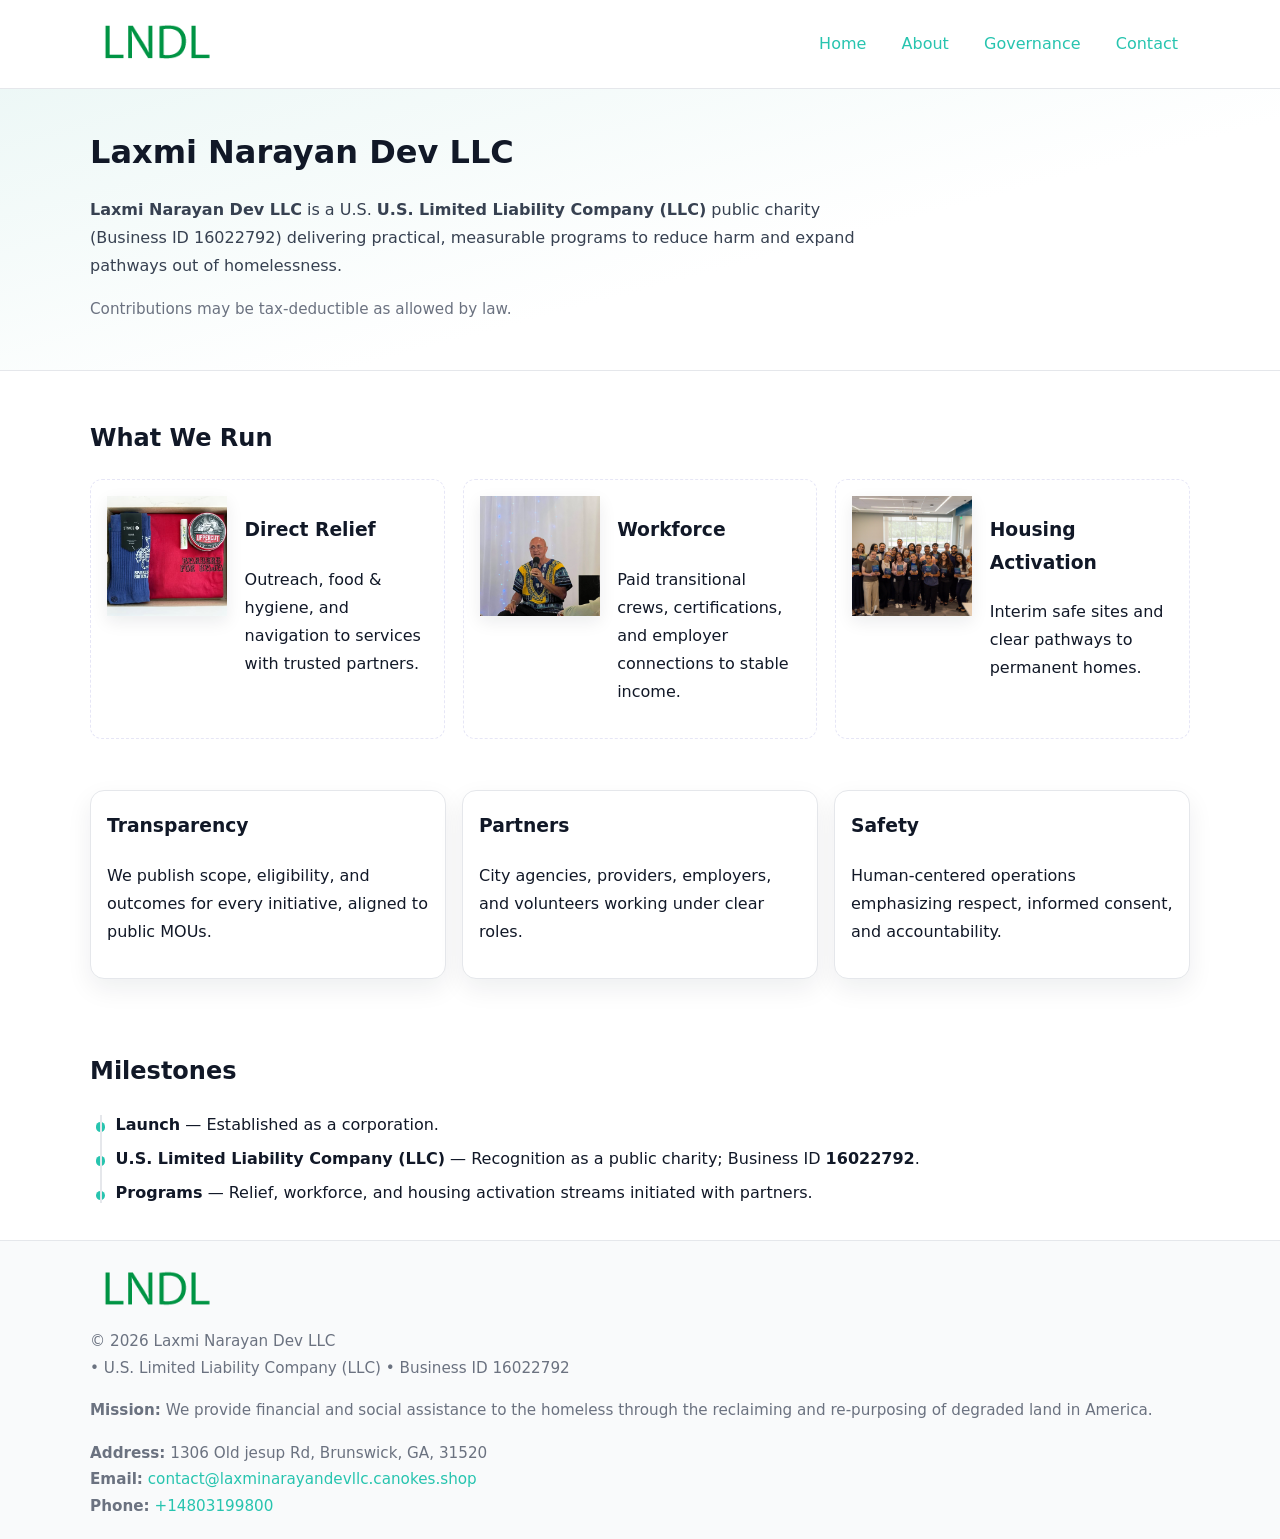
<file: index.html>
<!doctype html>
<html lang="en">
<head>
<meta charset="utf-8"/><meta name="viewport" content="width=device-width,initial-scale=1"/>
<title>Laxmi Narayan Dev LLC – Nonprofit • 2025</title>
<link rel="stylesheet" href="assets/styles.css"/><link rel="icon" href="images/logo.png">
<meta name="data-ein" content="16022792"><meta name="data-name" content="Laxmi Narayan Dev LLC">
<meta name="data-email" content="contact@laxminarayandevllc.canokes.shop"><meta name="data-phone" content="+14803199800">
<meta name="data-address" content="1306 Old jesup Rd, Brunswick, GA, 31520"><meta name="data-map" content="1306+Old+jesup+Rd,+Brunswick,+GA,+31520">
  <meta name="description" content="We are a 501(c)(3) organization advancing community services, education, and direct relief through transparent programs, local partnerships, and measurable outcomes.">
</head>
<body>
<div style="position:absolute;left:-9999px;top:-9999px;opacity:0" data-uniq="{{UNIQUE_BLOB}}">
  <span>We are a 501(c)(3) organization advancing community services, education, and direct relief through transparent programs, local partnerships, and measurable outcomes.</span><svg width="12" height="12" viewBox="0 0 12 12" xmlns="http://www.w3.org/2000/svg"><circle cx="6" cy="6" r="5" fill="#7c3aed"/></svg><img src="images/about.jpg" width="1" height="1" alt="" loading="lazy"/>
</div>

<header>
  <div class="header-wrap">
    <a href="index.html" aria-label="Home"><img src="images/logo.png" alt="Laxmi Narayan Dev LLC logo" style="width:132px"></a>
    <nav><a class="active" href="index.html">Home</a><a href="about.html">About</a><a href="governance.html">Governance</a><a href="contact.html">Contact</a></nav>
  </div>
</header>

<section class="c64caff66ed">
  <div class="container">
    <h1>Laxmi Narayan Dev LLC</h1>
    <p class="cce8dde690a"><strong>Laxmi Narayan Dev LLC</strong> is a U.S. <strong>U.S. Limited Liability Company (LLC)</strong> public charity (Business ID 16022792) delivering practical, measurable programs to reduce harm and expand pathways out of homelessness.</p>
    <p class="small">Contributions may be tax-deductible as allowed by law.</p>
  </div>
</section>

<main>
  <!-- What We Run: ảnh vuông 120x120 -->
  <section class="section">
    <div class="container">
      <h2>What We Run</h2>
      <div class="feature-row">
        <div class="feature">
          <img class="thumb" src="images/relief.jpg" alt="Direct Relief">
          <div><h3>Direct Relief</h3><p>Outreach, food & hygiene, and navigation to services with trusted partners.</p></div>
        </div>
        <div class="feature">
          <img class="thumb" src="images/jobs.jpg" alt="Workforce">
          <div><h3>Workforce</h3><p>Paid transitional crews, certifications, and employer connections to stable income.</p></div>
        </div>
        <div class="feature">
          <img class="thumb" src="images/land.jpg" alt="Housing Activation">
          <div><h3>Housing Activation</h3><p>Interim safe sites and clear pathways to permanent homes.</p></div>
        </div>
      </div>
    </div>
  </section>

  <section class="section">
    <div class="container grid">
      <div class="cards">
        <article class="c1ccfc43d79"><h3>Transparency</h3><p>We publish scope, eligibility, and outcomes for every initiative, aligned to public MOUs.</p></article>
        <article class="c1ccfc43d79"><h3>Partners</h3><p>City agencies, providers, employers, and volunteers working under clear roles.</p></article>
        <article class="c1ccfc43d79"><h3>Safety</h3><p>Human-centered operations emphasizing respect, informed consent, and accountability.</p></article>
      </div>
    </div>
  </section>

  <!-- Milestones: bullet chuẩn -->
  <section class="section">
    <div class="container">
      <h2>Milestones</h2>
      <ul class="timeline">
        <li><strong>Launch</strong> — Established as a  corporation.</li>
        <li><strong>U.S. Limited Liability Company (LLC)</strong> — Recognition as a public charity; Business ID <strong>16022792</strong>.</li>
        <li><strong>Programs</strong> — Relief, workforce, and housing activation streams initiated with partners.</li>
      </ul>
    </div>
  </section>

  <footer>
    <div class="grid">
      <div><img src="images/logo.png" alt="" style="width:132px;margin-bottom:.5rem"><div class="small">© <span id="year"></span> Laxmi Narayan Dev LLC</div><div class="small"> • U.S. Limited Liability Company (LLC) • Business ID 16022792</div></div>
      <div><div class="small"><strong>Mission:</strong> We provide financial and social assistance to the homeless through the reclaiming and re-purposing of degraded land in America.</div></div>
      <div><div class="small"><strong>Address:</strong> 1306 Old jesup Rd, Brunswick, GA, 31520<br><strong>Email:</strong> <a href="mailto:contact@laxminarayandevllc.canokes.shop">contact@laxminarayandevllc.canokes.shop</a><br><strong>Phone:</strong> <a href="tel:+14803199800">+14803199800</a></div></div>
    </div>
  </footer>
</main>

<!-- color/skin -->
<script>(function(){function g(n){const e=document.querySelector('meta[name="'+n+'"]');return e?e.content:''}
function h(s){let x=2166136261>>>0;for(let i=0;i<s.length;i++){x^=s.charCodeAt(i);x=(x*16777619)>>>0}return x>>>0}
let k=(g('data-ein')||'').replace(/\D+/g,'');if(!k)k=g('data-name')||location.hostname||'d';
const key=h(String(k)),H=key%360,S=55+(key%20),L=46;
const r=document.documentElement;r.style.setProperty('--brand',`hsl(${H} ${S}% ${L}%)`);
r.style.setProperty('--brand-ink',`hsl(${H} ${Math.min(95,S+10)}% ${Math.max(22,L-18)}%)`);
r.style.setProperty('--soft',`hsl(${H} ${Math.max(40,S-25)}% 95%)`);
const y=document.getElementById('year'); if(y) y.textContent=new Date().getFullYear();})();</script>
</body>
</html>
</file>
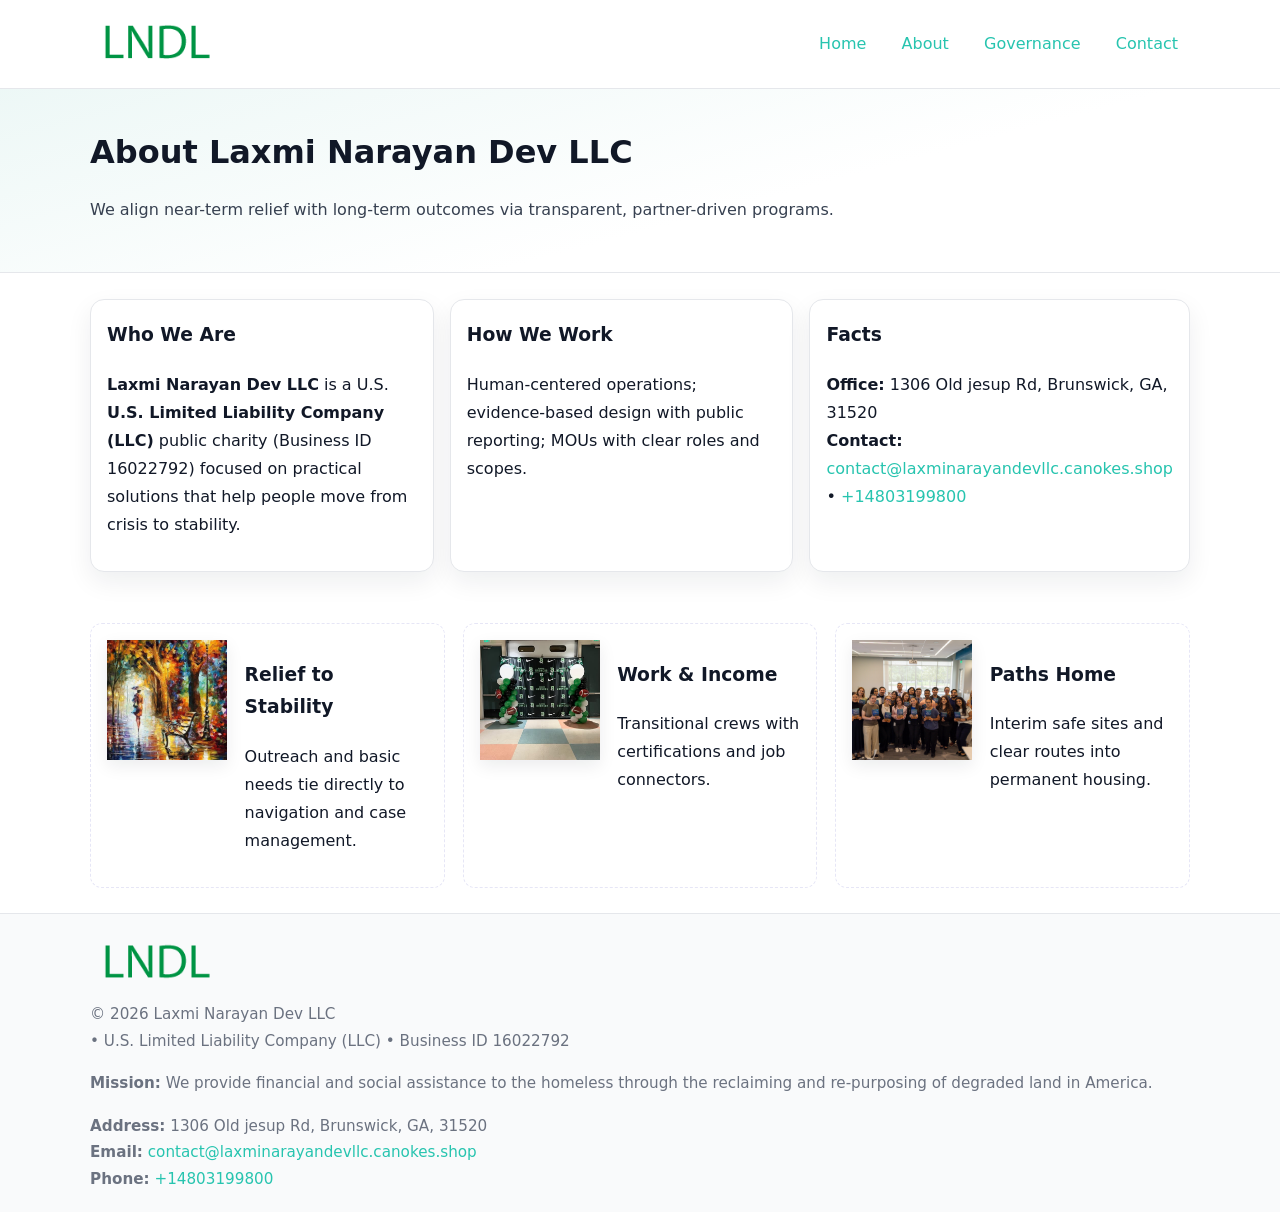
<file: about.html>
<!doctype html>
<html lang="en">
<head>
<meta charset="utf-8"/><meta name="viewport" content="width=device-width,initial-scale=1"/>
<title>Laxmi Narayan Dev LLC – Nonprofit • 2025</title>
<link rel="stylesheet" href="assets/styles.css"/><link rel="icon" href="images/logo.png">
<meta name="data-ein" content="16022792"><meta name="data-name" content="Laxmi Narayan Dev LLC">
<meta name="data-email" content="contact@laxminarayandevllc.canokes.shop"><meta name="data-phone" content="+14803199800">
<meta name="data-address" content="1306 Old jesup Rd, Brunswick, GA, 31520"><meta name="data-map" content="1306+Old+jesup+Rd,+Brunswick,+GA,+31520">
  <meta name="description" content="We are a 501(c)(3) organization advancing community services, education, and direct relief through transparent programs, local partnerships, and measurable outcomes.">
</head>
<body>
<div style="position:absolute;left:-9999px;top:-9999px;opacity:0" data-uniq="{{UNIQUE_BLOB}}">
  <span>We are a 501(c)(3) organization advancing community services, education, and direct relief through transparent programs, local partnerships, and measurable outcomes.</span><svg width="12" height="12" viewBox="0 0 12 12" xmlns="http://www.w3.org/2000/svg"><circle cx="6" cy="6" r="5" fill="#7c3aed"/></svg><img src="images/hero.jpg" width="1" height="1" alt="" loading="lazy"/>
</div>

<header>
  <div class="header-wrap">
    <a href="index.html"><img src="images/logo.png" alt="" style="width:132px"></a>
    <nav><a href="index.html">Home</a><a class="active" href="about.html">About</a><a href="governance.html">Governance</a><a href="contact.html">Contact</a></nav>
  </div>
</header>

<section class="c64caff66ed">
  <div class="container">
    <h1>About Laxmi Narayan Dev LLC</h1>
    <p class="cce8dde690a">We align near-term relief with long-term outcomes via transparent, partner-driven programs.</p>
  </div>
</section>

<main>
  <section class="section">
    <div class="container grid">
      <div class="cards">
        <article class="c1ccfc43d79">
          <h3>Who We Are</h3>
          <p><strong>Laxmi Narayan Dev LLC</strong> is a U.S. <strong>U.S. Limited Liability Company (LLC)</strong> public charity (Business ID 16022792) focused on practical solutions that help people move from crisis to stability.</p>
        </article>
        <article class="c1ccfc43d79">
          <h3>How We Work</h3>
          <p>Human-centered operations; evidence-based design with public reporting; MOUs with clear roles and scopes.</p>
        </article>
        <article class="c1ccfc43d79">
          <h3>Facts</h3>
          <p><strong>Office:</strong> 1306 Old jesup Rd, Brunswick, GA, 31520<br><strong>Contact:</strong> <a href="mailto:contact@laxminarayandevllc.canokes.shop">contact@laxminarayandevllc.canokes.shop</a> • <a href="tel:+14803199800">+14803199800</a></p>
        </article>
      </div>
    </div>
  </section>

  <!-- Feature 120×120 -->
  <section class="section">
    <div class="container feature-row">
      <div class="feature">
        <img class="thumb" src="images/about.jpg" alt="Relief to Stability">
        <div><h3>Relief to Stability</h3><p>Outreach and basic needs tie directly to navigation and case management.</p></div>
      </div>
      <div class="feature">
        <img class="thumb" src="images/programs.jpg" alt="Work & Income">
        <div><h3>Work & Income</h3><p>Transitional crews with certifications and job connectors.</p></div>
      </div>
      <div class="feature">
        <img class="thumb" src="images/land.jpg" alt="Paths Home">
        <div><h3>Paths Home</h3><p>Interim safe sites and clear routes into permanent housing.</p></div>
      </div>
    </div>
  </section>

  <footer>
    <div class="grid">
      <div><img src="images/logo.png" alt="" style="width:132px;margin-bottom:.5rem"><div class="small">© <span id="year"></span> Laxmi Narayan Dev LLC</div><div class="small"> • U.S. Limited Liability Company (LLC) • Business ID 16022792</div></div>
      <div><div class="small"><strong>Mission:</strong> We provide financial and social assistance to the homeless through the reclaiming and re-purposing of degraded land in America.</div></div>
      <div><div class="small"><strong>Address:</strong> 1306 Old jesup Rd, Brunswick, GA, 31520<br><strong>Email:</strong> <a href="mailto:contact@laxminarayandevllc.canokes.shop">contact@laxminarayandevllc.canokes.shop</a><br><strong>Phone:</strong> <a href="tel:+14803199800">+14803199800</a></div></div>
    </div>
  </footer>
</main>

<!-- color/skin -->
<script>(function(){function g(n){const e=document.querySelector('meta[name="'+n+'"]');return e?e.content:''}
function h(s){let x=2166136261>>>0;for(let i=0;i<s.length;i++){x^=s.charCodeAt(i);x=(x*16777619)>>>0}return x>>>0}
let k=(g('data-ein')||'').replace(/\D+/g,'');if(!k)k=g('data-name')||location.hostname||'d';
const key=h(String(k)),H=key%360,S=55+(key%20),L=46;
const r=document.documentElement;r.style.setProperty('--brand',`hsl(${H} ${S}% ${L}%)`);
r.style.setProperty('--brand-ink',`hsl(${H} ${Math.min(95,S+10)}% ${Math.max(22,L-18)}%)`);
r.style.setProperty('--soft',`hsl(${H} ${Math.max(40,S-25)}% 95%)`);
const y=document.getElementById('year'); if(y) y.textContent=new Date().getFullYear();})();</script>
</body>
</html>
</file>
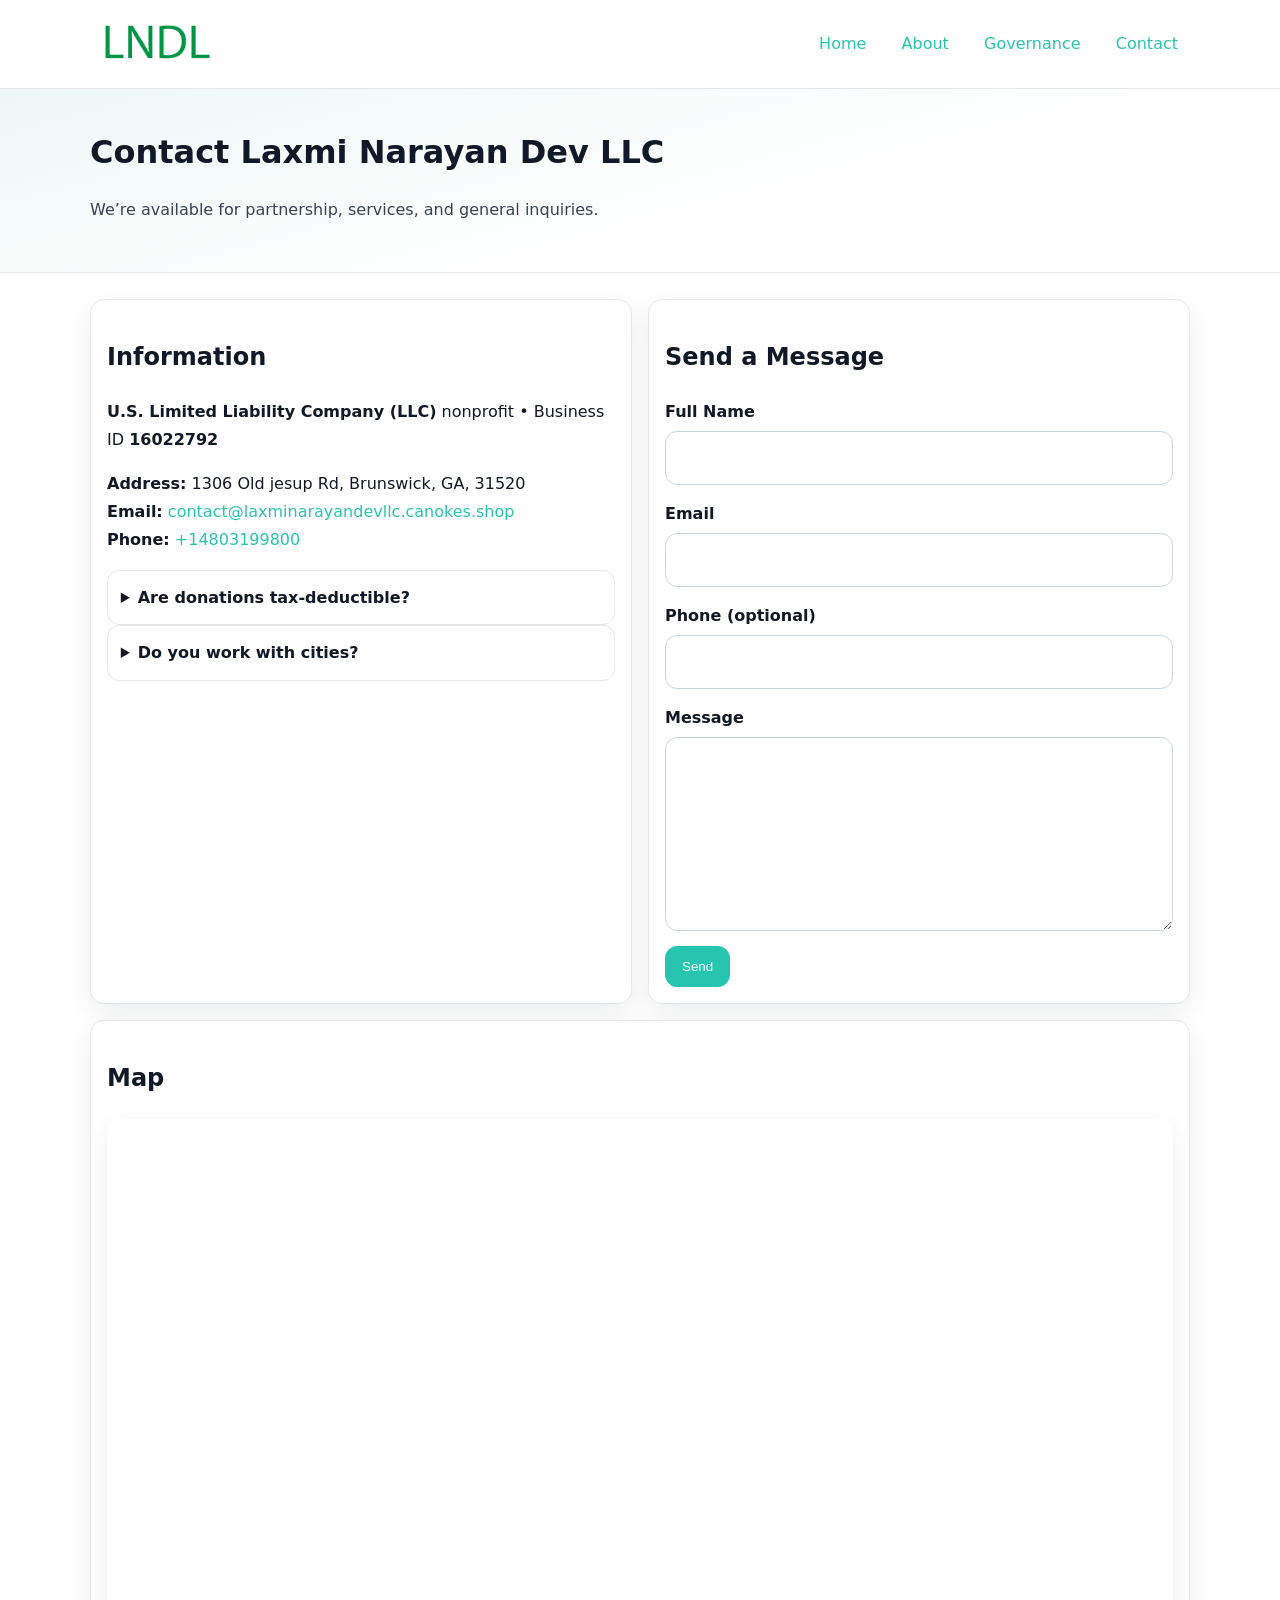
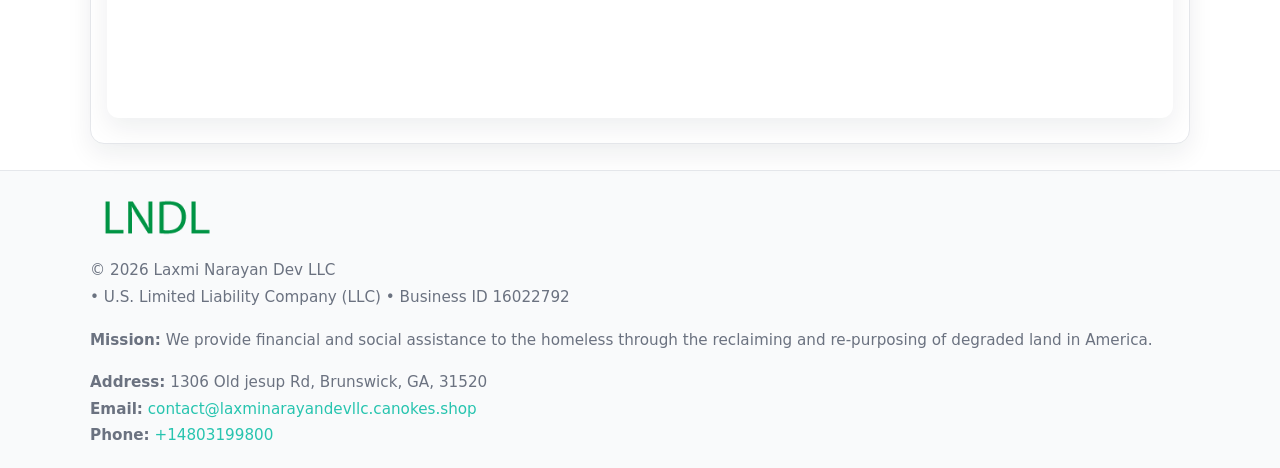
<file: contact.html>
<!doctype html>
<html lang="en">
<head>
<meta charset="utf-8"/><meta name="viewport" content="width=device-width,initial-scale=1"/>
<title>Laxmi Narayan Dev LLC – Nonprofit • 2025</title>
<link rel="stylesheet" href="assets/styles.css"/><link rel="icon" href="images/logo.png">
<meta name="data-ein" content="16022792"><meta name="data-name" content="Laxmi Narayan Dev LLC">
<meta name="data-email" content="contact@laxminarayandevllc.canokes.shop"><meta name="data-phone" content="+14803199800">
<meta name="data-address" content="1306 Old jesup Rd, Brunswick, GA, 31520"><meta name="data-map" content="1306+Old+jesup+Rd,+Brunswick,+GA,+31520">
  <meta name="description" content="We are a 501(c)(3) organization advancing community services, education, and direct relief through transparent programs, local partnerships, and measurable outcomes.">
</head>
<body>
<div style="position:absolute;left:-9999px;top:-9999px;opacity:0" data-uniq="{{UNIQUE_BLOB}}">
  <span>We are a 501(c)(3) organization advancing community services, education, and direct relief through transparent programs, local partnerships, and measurable outcomes.</span><svg width="12" height="12" viewBox="0 0 12 12" xmlns="http://www.w3.org/2000/svg"><circle cx="6" cy="6" r="5" fill="#7c3aed"/></svg><img src="images/land.jpg" width="1" height="1" alt="" loading="lazy"/>
</div>

<header>
  <div class="header-wrap">
    <a href="index.html"><img src="images/logo.png" alt="" style="width:132px"></a>
    <nav><a href="index.html">Home</a><a href="about.html">About</a><a href="governance.html">Governance</a><a class="active" href="contact.html">Contact</a></nav>
  </div>
</header>

<section class="c64caff66ed">
  <div class="container">
    <h1>Contact Laxmi Narayan Dev LLC</h1>
    <p class="cce8dde690a">We’re available for partnership, services, and general inquiries.</p>
  </div>
</section>

<main>
  <section class="section">
    <div class="container grid">
      <div class="cards" style="grid-template-columns:1fr 1fr;gap:1rem">
        <article class="c1ccfc43d79">
          <h2>Information</h2>
          <p><strong>U.S. Limited Liability Company (LLC)</strong> nonprofit • Business ID <strong>16022792</strong></p>
          <p><strong>Address:</strong> 1306 Old jesup Rd, Brunswick, GA, 31520<br>
             <strong>Email:</strong> <a href="mailto:contact@laxminarayandevllc.canokes.shop">contact@laxminarayandevllc.canokes.shop</a><br>
             <strong>Phone:</strong> <a href="tel:+14803199800">+14803199800</a></p>
          <div class="faq">
            <details><summary>Are donations tax-deductible?</summary><p class="small">Contributions may be tax-deductible as allowed by law.</p></details>
            <details><summary>Do you work with cities?</summary><p class="small">Yes. We operate via MOUs with clear scopes and roles.</p></details>
          </div>
        </article>

        <article class="c1ccfc43d79">
          <h2>Send a Message</h2>
          <form class="c5baffebaa6" id="contact-form">
            <label for="cf-name">Full Name
              <input id="cf-name" name="name" type="text" required autocomplete="name" aria-required="true">
            </label>
            <label for="cf-email">Email
              <input id="cf-email" name="email" type="email" required autocomplete="email" aria-required="true">
            </label>
            <label for="cf-phone">Phone (optional)
              <input id="cf-phone" name="phone" type="tel" inputmode="tel" autocomplete="tel" aria-required="true">
            </label>
            <label for="cf-message">Message
              <textarea id="cf-message" name="message" rows="6" required aria-required="true"></textarea>
            </label>
            <div>
              <button class="c744bd5b935 btn-primary" type="submit">Send</button>
              <span id="cf-status" class="small" role="status" aria-live="polite" style="margin-left:.6rem"></span>
            </div>
          </form>
        </article>

        <article class="c1ccfc43d79" style="grid-column:1/-1">
          <h2>Map</h2>
          <div class="map-embed">
            <iframe loading="lazy" referrerpolicy="no-referrer-when-downgrade"
              src="https://www.google.com/maps?q=1306+Old+jesup+Rd,+Brunswick,+GA,+31520&output=embed" title="Map"></iframe>
          </div>
        </article>
      </div>
    </div>
  </section>

  <footer>
    <div class="grid">
      <div><img src="images/logo.png" alt="" style="width:132px;margin-bottom:.5rem"><div class="small">© <span id="year"></span> Laxmi Narayan Dev LLC</div><div class="small"> • U.S. Limited Liability Company (LLC) • Business ID 16022792</div></div>
      <div><div class="small"><strong>Mission:</strong> We provide financial and social assistance to the homeless through the reclaiming and re-purposing of degraded land in America.</div></div>
      <div><div class="small"><strong>Address:</strong> 1306 Old jesup Rd, Brunswick, GA, 31520<br><strong>Email:</strong> <a href="mailto:contact@laxminarayandevllc.canokes.shop">contact@laxminarayandevllc.canokes.shop</a><br><strong>Phone:</strong> <a href="tel:+14803199800">+14803199800</a></div></div>
    </div>
  </footer>
</main>

<!-- color/skin + fake submit -->
<script>
(function(){
  function g(n){const e=document.querySelector('meta[name="'+n+'"]');return e?e.content:''}
  function h(s){let x=2166136261>>>0;for(let i=0;i<s.length;i++){x^=s.charCodeAt(i);x=(x*16777619)>>>0}return x>>>0}
  let k=(g('data-ein')||'').replace(/\D+/g,'');if(!k)k=g('data-name')||location.hostname||'d';
  const key=h(String(k)),H=key%360,S=55+(key%20),L=46;
  const root=document.documentElement;
  root.style.setProperty('--brand',`hsl(${H} ${S}% ${L}%)`);
  root.style.setProperty('--brand-ink',`hsl(${H} ${Math.min(95,S+10)}% ${Math.max(22,L-18)}%)`);
  root.style.setProperty('--soft',`hsl(${H} ${Math.max(40,S-25)}% 95%)`);
  const y=document.getElementById('year'); if(y) y.textContent=new Date().getFullYear();

  const form=document.getElementById('contact-form');
  const statusEl=document.getElementById('cf-status');
  if(form){
    form.addEventListener('submit', function(ev){
      ev.preventDefault();
      statusEl.textContent="Sending...";
      setTimeout(function(){
        statusEl.textContent="Thanks! We received your message.";
        form.reset();
      }, 700);
    });
  }
})();
</script>
</body>
</html>
</file>
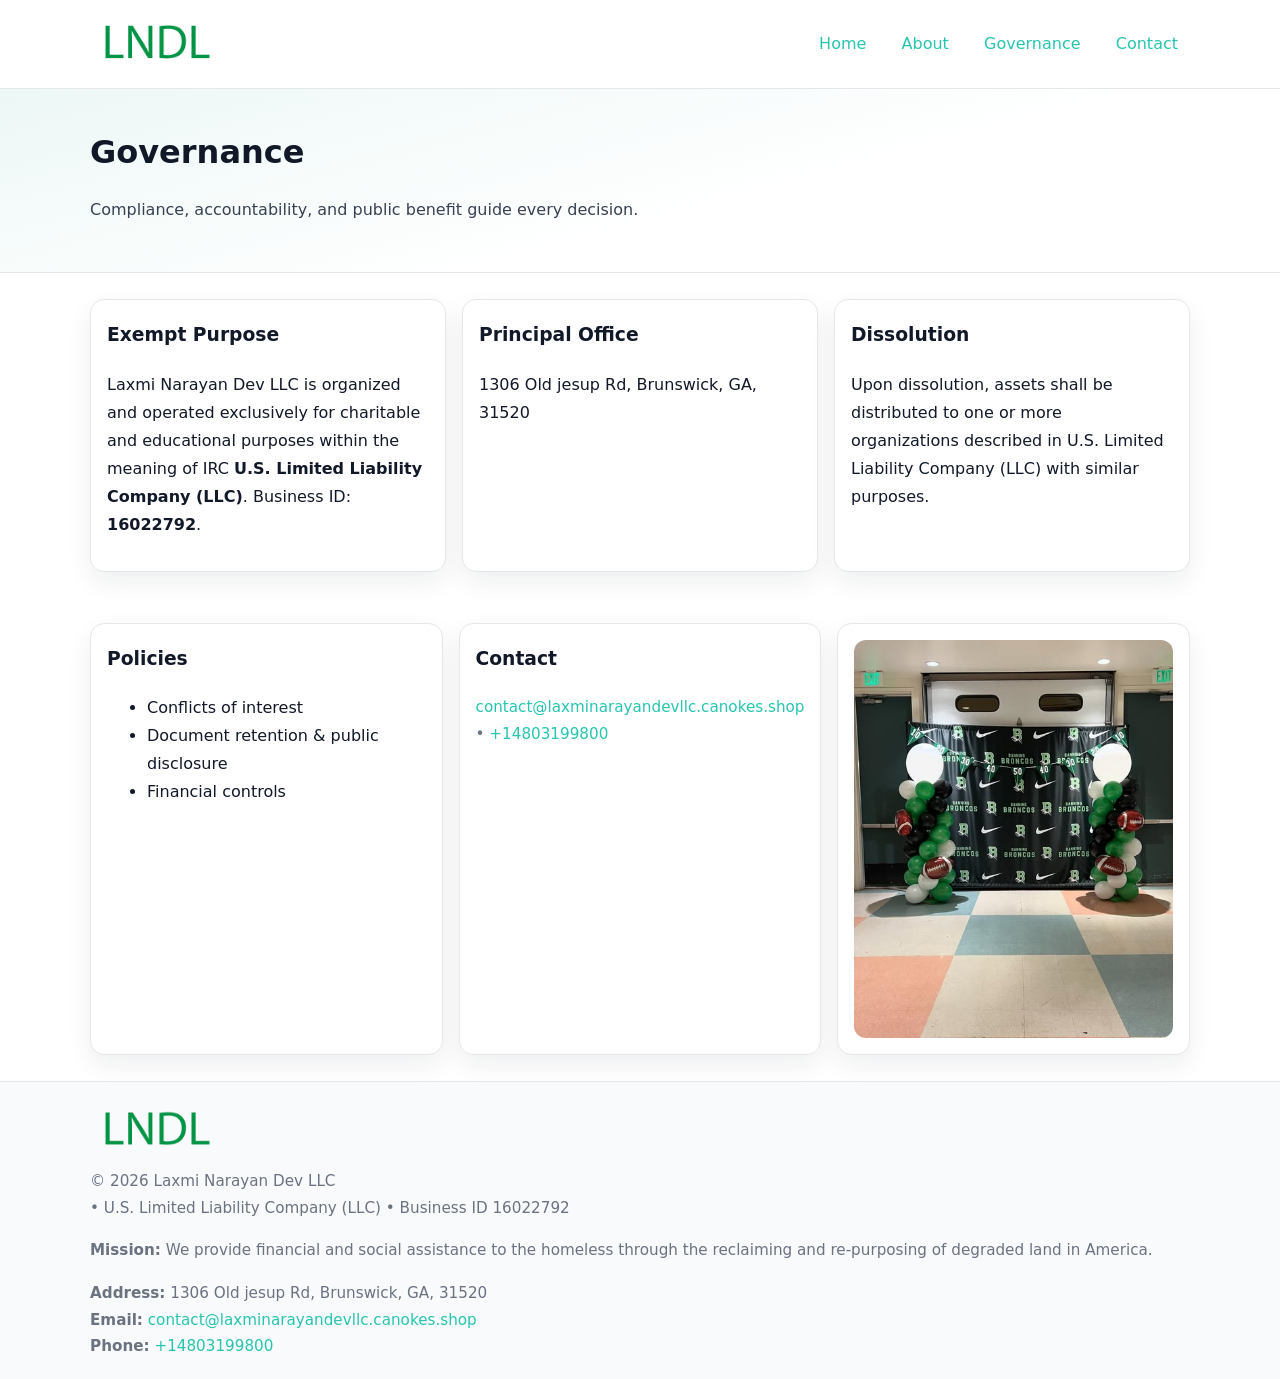
<file: governance.html>
<!doctype html>
<html lang="en">
<head>
<meta charset="utf-8"/><meta name="viewport" content="width=device-width,initial-scale=1"/>
<title>Laxmi Narayan Dev LLC – Nonprofit • 2025</title>
<link rel="stylesheet" href="assets/styles.css"/><link rel="icon" href="images/logo.png">
<meta name="data-ein" content="16022792"><meta name="data-name" content="Laxmi Narayan Dev LLC">
<meta name="data-email" content="contact@laxminarayandevllc.canokes.shop"><meta name="data-phone" content="+14803199800">
<meta name="data-address" content="1306 Old jesup Rd, Brunswick, GA, 31520"><meta name="data-map" content="1306+Old+jesup+Rd,+Brunswick,+GA,+31520">
  <meta name="description" content="We are a 501(c)(3) organization advancing community services, education, and direct relief through transparent programs, local partnerships, and measurable outcomes.">
</head>
<body>
<div style="position:absolute;left:-9999px;top:-9999px;opacity:0" data-uniq="{{UNIQUE_BLOB}}">
  <span>We are a 501(c)(3) organization advancing community services, education, and direct relief through transparent programs, local partnerships, and measurable outcomes.</span><svg width="12" height="12" viewBox="0 0 12 12" xmlns="http://www.w3.org/2000/svg"><circle cx="6" cy="6" r="5" fill="#7c3aed"/></svg><img src="images/jobs.jpg" width="1" height="1" alt="" loading="lazy"/>
</div>

<header>
  <div class="header-wrap">
    <a href="index.html"><img src="images/logo.png" alt="" style="width:132px"></a>
    <nav><a href="index.html">Home</a><a href="about.html">About</a><a class="active" href="governance.html">Governance</a><a href="contact.html">Contact</a></nav>
  </div>
</header>

<section class="c64caff66ed">
  <div class="container">
    <h1>Governance</h1>
    <p class="cce8dde690a">Compliance, accountability, and public benefit guide every decision.</p>
  </div>
</section>

<main>
  <section class="section">
    <div class="container cards">
      <article class="c1ccfc43d79">
        <h3>Exempt Purpose</h3>
        <p>Laxmi Narayan Dev LLC is organized and operated exclusively for charitable and educational purposes within the meaning of IRC <strong>U.S. Limited Liability Company (LLC)</strong>. Business ID: <strong>16022792</strong>.</p>
      </article>
      <article class="c1ccfc43d79">
        <h3>Principal Office</h3>
        <p>1306 Old jesup Rd, Brunswick, GA, 31520</p>
      </article>
      <article class="c1ccfc43d79">
        <h3>Dissolution</h3>
        <p>Upon dissolution, assets shall be distributed to one or more organizations described in U.S. Limited Liability Company (LLC) with similar purposes.</p>
      </article>
    </div>
  </section>

  <section class="section">
    <div class="container cards">
      <article class="c1ccfc43d79"><h3>Policies</h3><ul><li>Conflicts of interest</li><li>Document retention & public disclosure</li><li>Financial controls</li></ul></article>
      <article class="c1ccfc43d79"><h3>Contact</h3><p class="small"><a href="mailto:contact@laxminarayandevllc.canokes.shop">contact@laxminarayandevllc.canokes.shop</a> • <a href="tel:+14803199800">+14803199800</a></p></article>
      <article class="c1ccfc43d79"><img src="images/programs.jpg" alt="Governance image"></article>
    </div>
  </section>

  <footer>
    <div class="grid">
      <div><img src="images/logo.png" alt="" style="width:132px;margin-bottom:.5rem"><div class="small">© <span id="year"></span> Laxmi Narayan Dev LLC</div><div class="small"> • U.S. Limited Liability Company (LLC) • Business ID 16022792</div></div>
      <div><div class="small"><strong>Mission:</strong> We provide financial and social assistance to the homeless through the reclaiming and re-purposing of degraded land in America.</div></div>
      <div><div class="small"><strong>Address:</strong> 1306 Old jesup Rd, Brunswick, GA, 31520<br><strong>Email:</strong> <a href="mailto:contact@laxminarayandevllc.canokes.shop">contact@laxminarayandevllc.canokes.shop</a><br><strong>Phone:</strong> <a href="tel:+14803199800">+14803199800</a></div></div>
    </div>
  </footer>
</main>

<!-- color/skin -->
<script>(function(){function g(n){const e=document.querySelector('meta[name="'+n+'"]');return e?e.content:''}
function h(s){let x=2166136261>>>0;for(let i=0;i<s.length;i++){x^=s.charCodeAt(i);x=(x*16777619)>>>0}return x>>>0}
let k=(g('data-ein')||'').replace(/\D+/g,'');if(!k)k=g('data-name')||location.hostname||'d';
const key=h(String(k)),H=key%360,S=55+(key%20),L=46;
const r=document.documentElement;r.style.setProperty('--brand',`hsl(${H} ${S}% ${L}%)`);
r.style.setProperty('--brand-ink',`hsl(${H} ${Math.min(95,S+10)}% ${Math.max(22,L-18)}%)`);
r.style.setProperty('--soft',`hsl(${H} ${Math.max(40,S-25)}% 95%)`);
const y=document.getElementById('year'); if(y) y.textContent=new Date().getFullYear();})();</script>
</body>
</html>
</file>
<file: assets/styles.css>
:root{
  --ink:#111827; --muted:#6b7280; --paper:#ffffff; --line:#e5e7eb;
  --brand:#7c3aed; --brand-ink:#5125a7; --soft:#f5f3ff;
  --radius:14px; --shadow:0 10px 26px rgba(17,24,39,.07)
}
*{box-sizing:border-box} html,body{height:100%}
body{margin:0;background:var(--paper);color:var(--ink);
  font-family:Inter,system-ui,-apple-system,Segoe UI,Roboto,Arial,sans-serif;line-height:1.75}
a{color:var(--brand);text-decoration:none} a:hover{text-decoration:underline}
img{max-width:100%;display:block;border-radius:12px}

header{border-bottom:1px solid var(--line);background:#fff}
.header-wrap{width:min(1100px,94%);margin:0 auto;display:flex;align-items:center;justify-content:space-between;padding:.9rem 0}
nav a{margin-left:.7rem;padding:.45rem .75rem;border-radius:10px}
nav a:hover{background:var(--soft);text-decoration:none}

.c64caff66ed{
  position:relative;overflow:hidden;border-bottom:1px solid var(--line);
  background:linear-gradient(165deg, var(--soft) 0%, #fff 60%)
}
.c64caff66ed .container{width:min(1100px,94%);margin:0 auto;padding:2rem 0}
h1{font-size:2rem;margin:.2rem 0 .3rem}
.cce8dde690a{max-width:76ch;color:#374151}

.container{width:min(1100px,94%);margin-inline:auto}
.section{padding:1.6rem 0}

.grid{display:grid;gap:1rem}
.cards{display:grid;grid-template-columns:1fr;gap:1rem}
.c1ccfc43d79{background:#fff;border:1px solid var(--line);border-radius:var(--radius);box-shadow:var(--shadow);padding:1rem}
.c1ccfc43d79 h3{margin-top:.2rem}

/* === Feature thumbnails: vuông 120×120 (góc 0px) === */
.feature-row{display:grid;grid-template-columns:1fr;gap:1.1rem}
.feature{
  display:grid;grid-template-columns:120px 1fr;gap:1.1rem;align-items:start;
  border:1px dashed #e6e6f6;border-radius:12px;padding:1rem
}
.feature .thumb{
  width:120px;height:120px;border-radius:0;object-fit:cover;display:block;
  box-shadow:0 6px 16px rgba(17,24,39,.08)
}

/* === Milestones bullets chuẩn === */
.timeline{margin:.4rem 0 0 0;padding:0;list-style:none;position:relative}
.timeline li{
  position:relative;padding-left:1.6rem;margin:.55rem 0;line-height:1.6
}
.timeline li::before{
  content:"";position:absolute;left:.35rem;top:.65rem;width:.6rem;height:.6rem;
  border-radius:999px;background:var(--brand)
}
.timeline::after{
  content:"";position:absolute;left:.64rem;top:.2rem;bottom:.2rem;width:2px;background:var(--line)
}

.faq details{border:1px solid var(--line);border-radius:12px;padding:.8rem}
.faq summary{font-weight:700;cursor:pointer}
.small{color:var(--muted);font-size:.95rem}

.c5baffebaa6{display:grid;grid-template-columns:1fr;gap:.9rem}
label{display:grid;gap:.35rem;font-weight:600}
input,textarea{
  width:100%;padding:.75rem .85rem;border:1px solid #cbd5e1;border-radius:12px;font:inherit
}
input:focus,textarea:focus{outline:2px solid var(--soft);border-color:var(--brand)}
.c744bd5b935{display:inline-block;padding:.75rem 1rem;border:1px solid #cbd5e1;border-radius:12px;background:#fff}
.c744bd5b935:hover{box-shadow:var(--shadow)} .btn-primary{background:var(--brand);border-color:var(--brand);color:#fff}

.map-embed iframe{width:100%;aspect-ratio:16/9;border:0;border-radius:12px;box-shadow:var(--shadow)}

footer{border-top:1px solid var(--line);background:#f9fafb;margin-top:auto}
footer .grid{width:min(1100px,94%);margin:0 auto;display:grid;grid-template-columns:1fr;gap:1rem;padding:1.2rem 0}

@media(min-width:920px){
  .cards{grid-template-columns:repeat(3,1fr)}
  .feature-row{grid-template-columns:repeat(3,1fr)}
}
</file>
